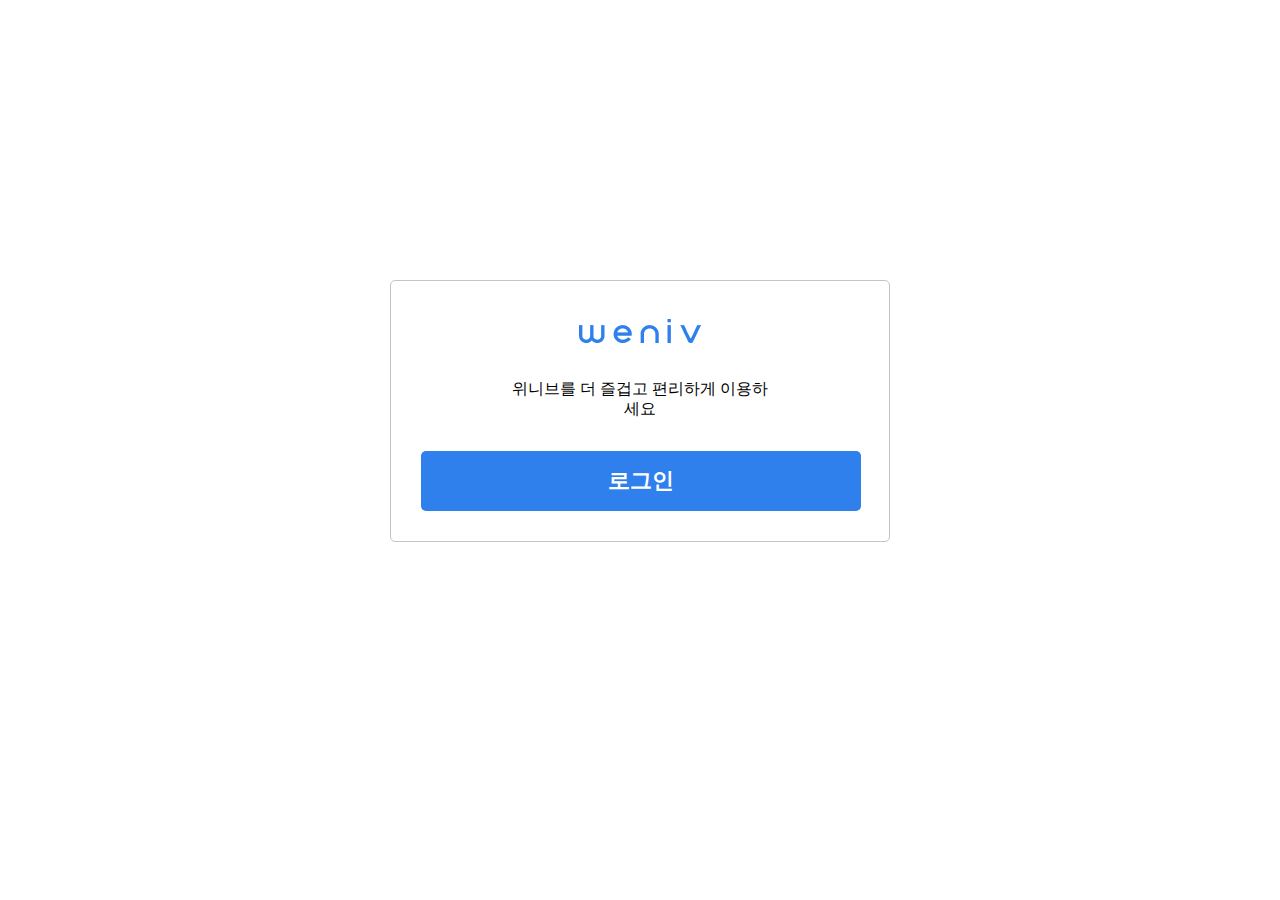
<file: index.html>
<!DOCTYPE html>
<html lang="ko">
<head>
    <meta charset="UTF-8">
    <meta http-equiv="X-UA-Compatible" content="IE=edge">
    <meta name="viewport" content="width=device-width, initial-scale=1.0">
    <link rel="stylesheet" href="style.css">
    <title>weniv</title>
</head>
<body>
    <article class="container">
        <img class="weniv_logo" src="./img/weniv-logo.png" alt="weniv_logo">
        <p class="title">위니브를 더 즐겁고 편리하게 이용하세요</p>
        <a class="login_link" href="login.html">로그인</a>
    </article>
</body>
</html>
</file>
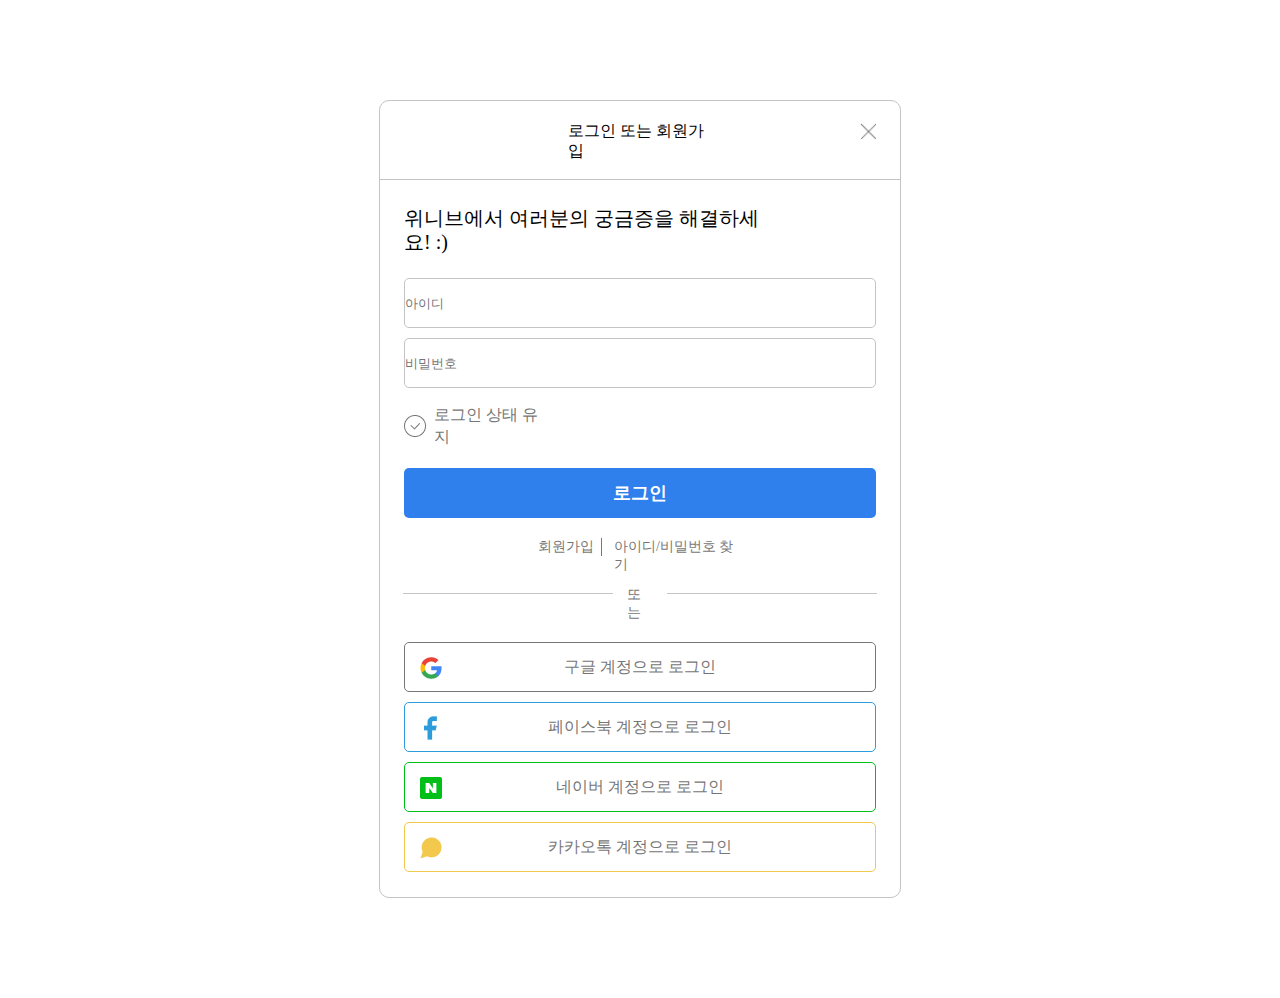
<file: login.html>
<!DOCTYPE html>
<html lang="ko">
<head>
    <meta charset="UTF-8">
    <meta http-equiv="X-UA-Compatible" content="IE=edge">
    <meta name="viewport" content="width=device-width, initial-scale=1.0">
    <link rel="stylesheet" href="login.css">
    <title>Login</title>
</head>
<body>
    <section class="container">
        <header class="header">
            <h1 class="title">로그인 또는 회원가입</h1>
            <button class="close_btn"></button>
        </header>
        <article>
            <h2 class="sub_title">위니브에서 여러분의 궁금증을 해결하세요! :)</h2>
            <form class="login_input" action="#">
                <input class="id" type="text" placeholder="아이디" required 
                oninvalid="this.setCustomValidity('아이디를 입력해 주세요.')"
                oninput="this.setCustomValidity('')">
                <input class="pw" type="password" name="" id="" placeholder="비밀번호">
                <input type="checkbox" class="check" id="login_state">
                <label for="login_state" class="login_state">로그인 상태 유지</label>
                <input class="submit" type="submit" value="로그인">
            </form>
            <ul class="join_find">
                <li><a href="#" class="join">회원가입</a></li>
                <li><a href="#" class="find">아이디/비밀번호 찾기</a></li>
            </ul>
        </article>
        <div class="or_txt">또는</div>
        <ul>
            <li><a class="btn btn1" href="#">구글 계정으로 로그인</a></li>
            <li><a class="btn btn2" href="#">페이스북 계정으로 로그인</a></li>
            <li><a class="btn btn3" href="#">네이버 계정으로 로그인</a></li>
            <li><a class="btn btn4" href="#">카카오톡 계정으로 로그인</a></li>
        </ul>
    
    </section>
</body>
</html>
</file>
<file: style.css>
@import url(//spoqa.github.io/spoqa-han-sans/css/SpoqaHanSansNeo.css);

.container {
    margin: 280px auto;
    padding: 30px;
    width: 500px;
    background-color: #ffffff;
    border: 1px solid #c4c4c4;
    border-radius: 5px;
    box-sizing: border-box;
}

.weniv_logo {
    width: 138px;
    display: block;
    margin: 0 auto 28px;
}

.title {
    width: 269px;
    text-align: center;
    margin: 0 auto;
    font-family: 'Spoqa Han Sans Neo';
    font-style: normal;
    font-weight: 400;
    font-size: 16px;
    line-height: 20px;
}

.login_link {
    display: flex;
    width: 440px;
    height: 60px;
    margin: 32px auto 0;
    background-color: #2f80ed;
    color: white;
    text-decoration: none;
    align-items:center ;
    justify-content: center;
    font-family: 'Spoqa Han Sans Neo';
    font-style: normal;
    font-weight: 700;
    font-size: 22px;
    line-height: 28px;
    border-radius: 5px;
}
</file>
<file: login.css>
@import url(//spoqa.github.io/spoqa-han-sans/css/SpoqaHanSansNeo.css);

a {
    text-decoration: none;
}

li {
    list-style: none;
}

ul {
    padding: 0;
    margin: 0;
}

.container {
    margin: 100px auto;
    width: 520px;
    background-color: #ffffff;
    border: 1px solid #c4c4c4;
    border-radius: 10px;
    /* box-sizing: border-box; */
}

.header {
    display: flex;
    justify-content: center;

}

.header {
    border-bottom: 1px solid #c4c4c4;
}

.title {
    width: 144px;
    margin: 20px 148px 18px 188px;
    font-family: 'Spoqa Han Sans Neo';
    font-style: normal;
    font-weight: 500;
    font-size: 16px;
    line-height: 20px;
    align-items: center;
    color: #000000;
}

.close_btn {
    display: flex;
    margin: 22px 24px 20px 0;
    background: url(img/close.png) no-repeat;
    background-size: cover;
    border: none;
    width: 16px;
    height: 16px;
    cursor: pointer;
}

.sub_title {
    width: 369px;
    margin: 26px 127px 24px 24px;
    font-family: 'Spoqa Han Sans Neo';
    font-style: normal;
    font-weight: 500;
    font-size: 20px;
    line-height: 24px;
}

.id {
    display: block;
    margin: 0 auto;
    padding: 0;
    width: 472px;
    height: 50px;
    background-color: #ffffff;
    border: 1px solid #c4c4c4;
    border-radius: 5px;
    box-sizing: border-box;
}

.pw {
    display: block;
    margin: 10px auto 16px;
    padding: 0;
    width: 472px;
    height: 50px;
    background-color: #ffffff;
    border: 1px solid #c4c4c4;
    border-radius: 5px;
    box-sizing: border-box;
}
.check{
    visibility: hidden;
}

.check + label {
    content: "";
    display: inline-block;
    cursor: pointer;
    line-height: 22px;
    padding-left: 30px;
    background: url(./img/icon_check_empty.png) left/22px no-repeat;
}

.login_state {
    width: 111px;
    font-family: 'Spoqa Han Sans Neo';
    font-style: normal;
    font-weight: 500;
    font-size: 16px;
    line-height: 20px;
    color: #767676;
}

.check:checked + label {
    background-image: url(./img/icon_check.png);
}

.submit {
    display: block;
    width: 472px;
    height: 50px;
    margin: 20px auto 0;
    padding: 0;
    background-color: #2f80ed;
    border-radius: 5px;
    border: none;
    font-family: 'Spoqa Han Sans Neo';
    font-style: normal;
    font-weight: 700;
    font-size: 18px;
    line-height: 22px;
    color: #ffffff;
    cursor: pointer;
}

.join_find {
    display: flex;
}

.join {
    display: inline-block;
    width: 64px;
    height: 18px;
    margin: 20px 0 30px 158px;
    font-family: 'Spoqa Han Sans Neo';
    font-style: normal;
    font-weight: 400;
    font-size: 14px;
    line-height: 18px;
    color: #767676;
    box-sizing: border-box;
}

.join::after {
    float: right;
    display: block;
    content: '';
    width: 1px;
    height: 18px;
    background-color: #767676;
}

.find {
    display: inline-block;
    width: 125px;
    height: 18px;
    margin: 20px 157px 30px 12px;
    font-family: 'Spoqa Han Sans Neo';
    font-style: normal;
    font-weight: 400;
    font-size: 14px;
    line-height: 18px;
    color: #767676;
}

.or_txt {
    width: 26px;
    margin: 0 auto 20px;
    font-family: 'Spoqa Han Sans Neo';
    font-style: normal;
    font-weight: 400;
    font-size: 14px;
    line-height: 18px;
    color: #767676;
    position: relative;
}

.or_txt::before {
    content: "";
    position: absolute;
    top: 7px;
    left: 40px;
    background-color: #c4c4c4;
    width: 210px;
    height: 1px;
}

.or_txt::after {
    content: "";
    position: absolute;
    top: 7px;
    right: 40px;
    background-color: #c4c4c4;
    width: 210px;
    height: 1px;
}

a.btn {
    margin: 0 auto 10px;
    width: 472px;
    height: 50px;
    background-color: #ffffff;
    border: 1px solid #767676;
    box-sizing: border-box;
    border-radius: 5px;
    font-family: 'Spoqa Han Sans Neo';
    font-style: normal;
    font-weight: 500;
    font-size: 16px;
    line-height: 20px;
    display: flex;
    align-items: center;
    justify-content: center;
    color: #767676;
    position: relative;
}

a.btn2 {
    border: 1px solid #2D9CDB;
}

a.btn3 {
    border: 1px solid #00BF18;
}

a.btn4 {
    border: 1px solid #F2C94C;
    margin-bottom: 25px;
}

a.btn1::before{
    content: url(img/Google__G__Logo\ 1.png);
    position: absolute;
    left: 12px;
    top: 11px;
}

a.btn2::before{
    content: url(img/facebook.png);
    position: absolute;
    left: 12px;
    top: 11px;
}

a.btn3::before{
    content: url(img/naver-logo.png);
    position: absolute;
    left: 12px;
    top: 11px;
}

a.btn4::before{
    content: url(img/message-circle.png);
    position: absolute;
    left: 12px;
    top: 11px;
}
</file>
